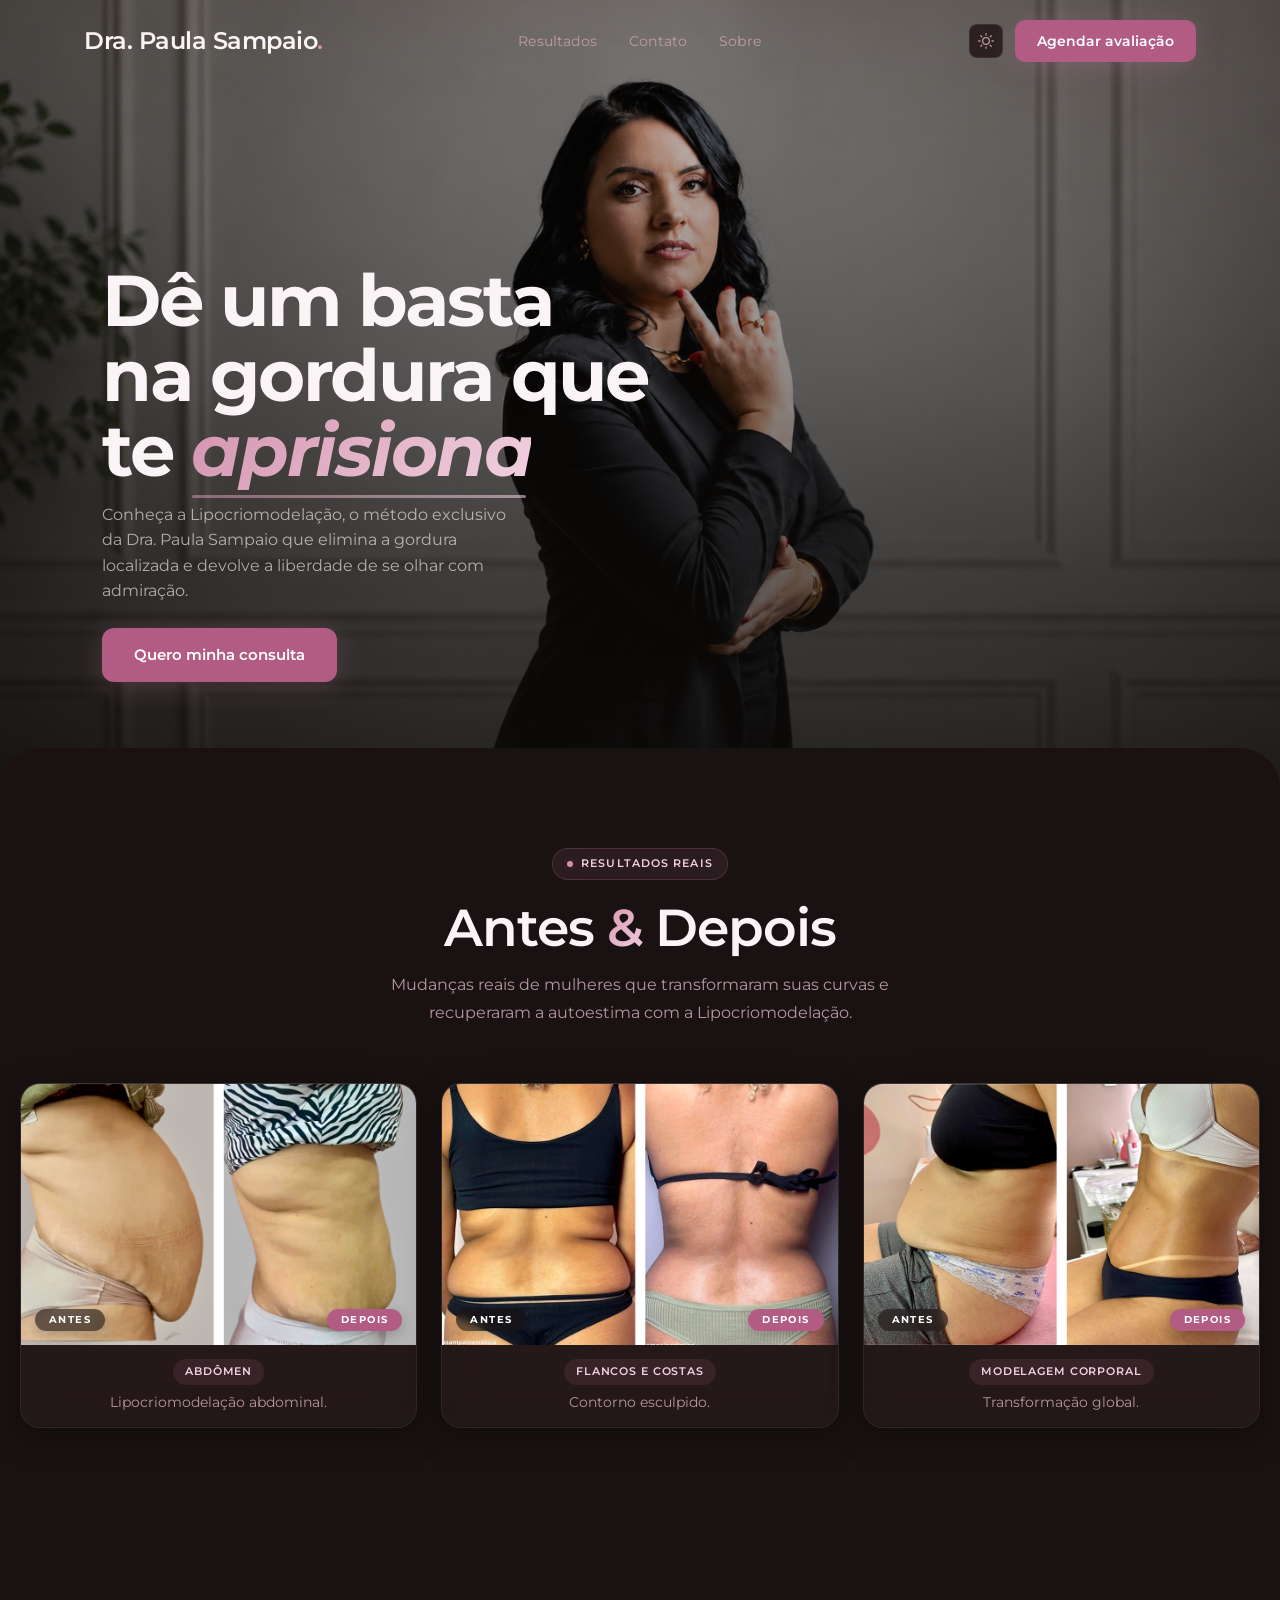
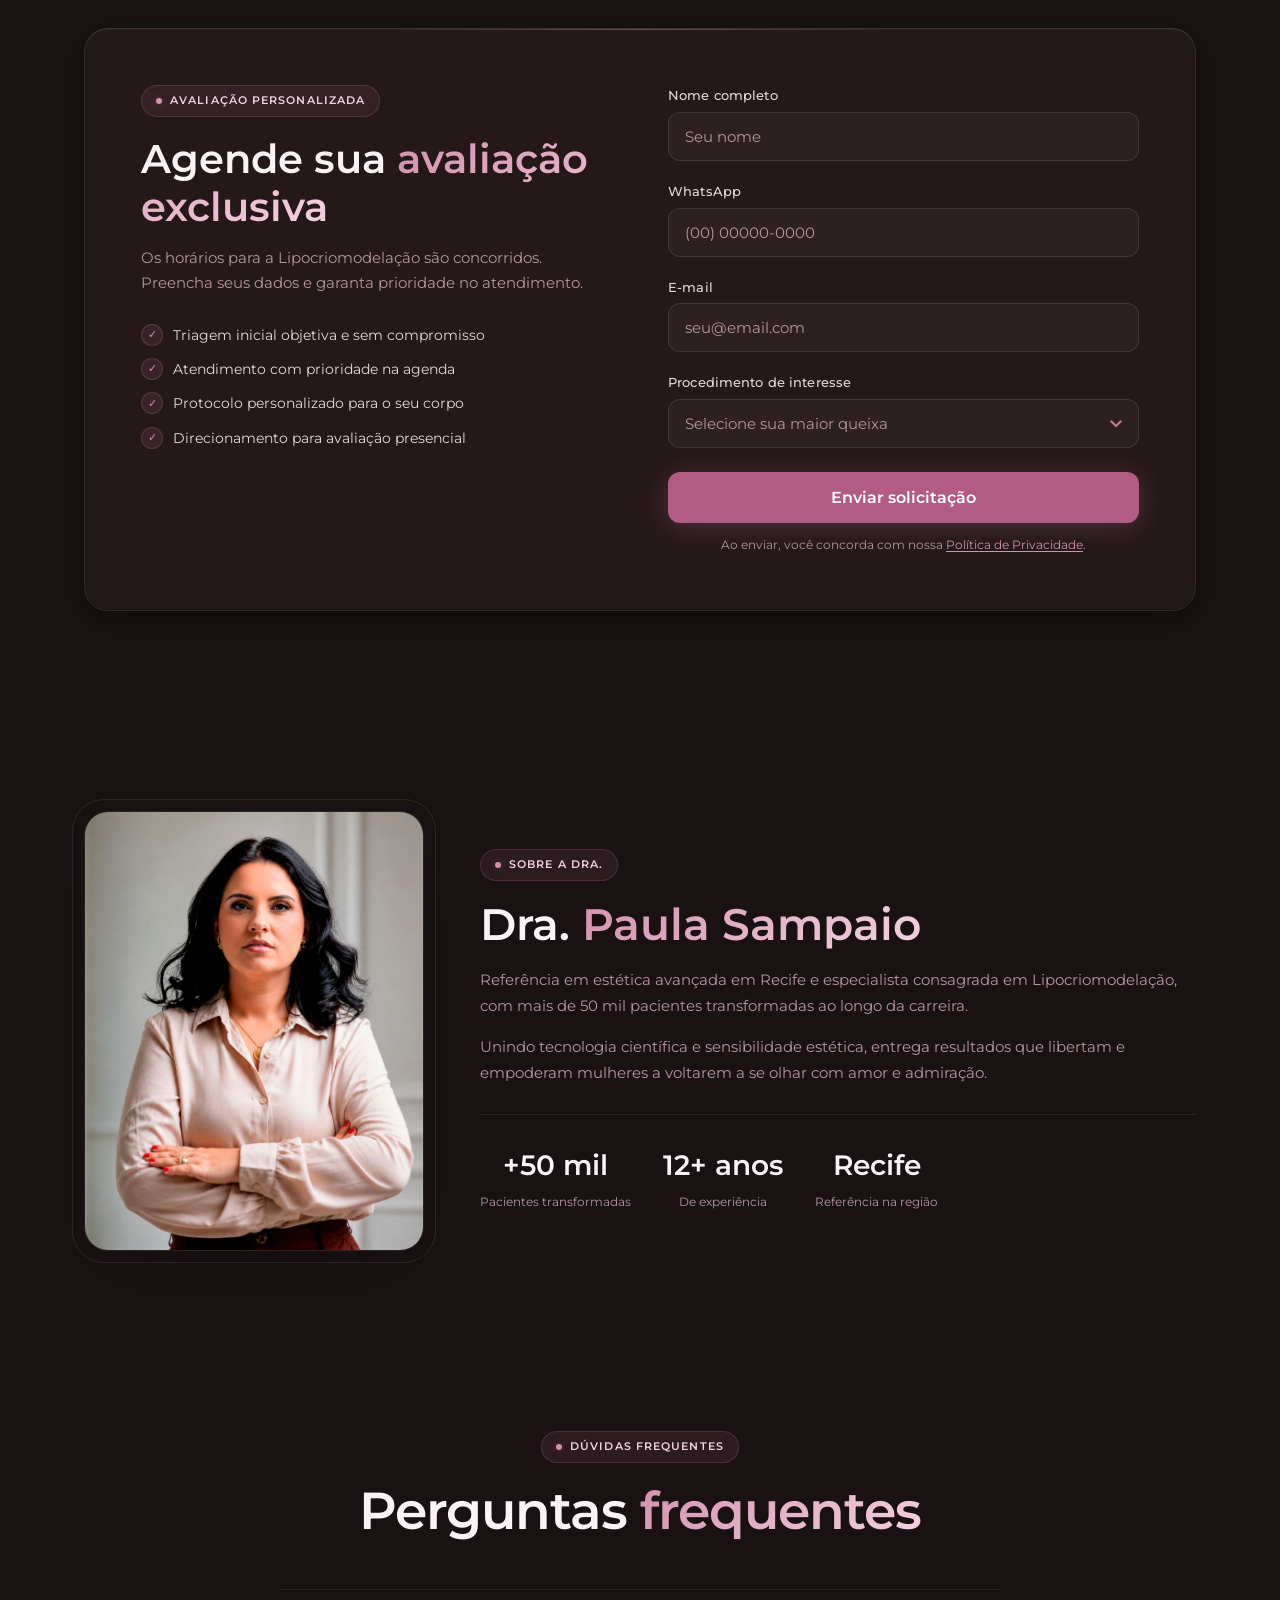
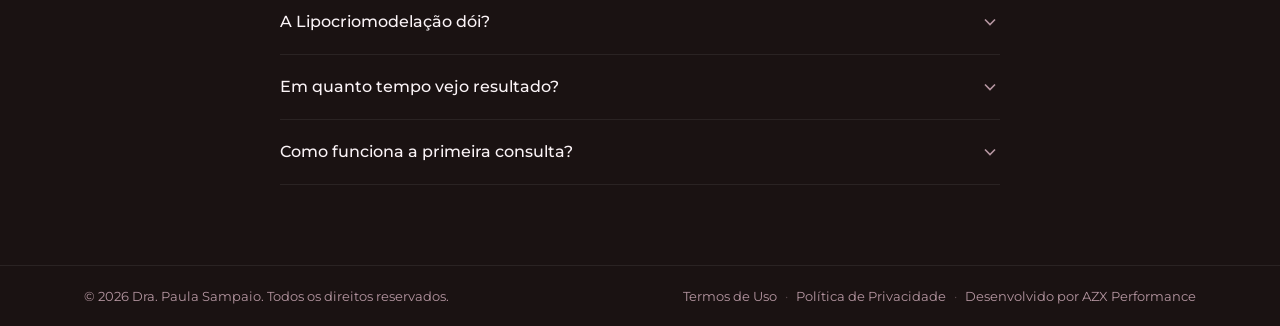
<file: index.html>
<!DOCTYPE html>
<html lang="pt-BR" data-theme="dark">
<head>
  <!-- Google Tag Manager -->
  <script>(function(w,d,s,l,i){w[l]=w[l]||[];w[l].push({'gtm.start':
  new Date().getTime(),event:'gtm.js'});var f=d.getElementsByTagName(s)[0],
  j=d.createElement(s),dl=l!='dataLayer'?'&l='+l:'';j.async=true;j.src=
  'https://www.googletagmanager.com/gtm.js?id='+i+dl;f.parentNode.insertBefore(j,f);
  })(window,document,'script','dataLayer','GTM-KVJVVKHN');</script>
  <!-- End Google Tag Manager -->

  <meta charset="UTF-8" />
  <meta name="viewport" content="width=device-width, initial-scale=1.0" />
  <title>Dra. Paula Sampaio – Lipocriomodelação em Recife</title>
  <meta name="description" content="Elimine a gordura localizada com a Lipocriomodelação da Dra. Paula Sampaio. Referência em Recife. +50 mil pacientes transformadas." />

  <!-- Favicon SVG inline -->
  <link rel="icon" type="image/svg+xml" href="data:image/svg+xml,%3Csvg xmlns='http://www.w3.org/2000/svg' viewBox='0 0 64 64'%3E%3Cdefs%3E%3ClinearGradient id='g' x1='0' y1='0' x2='1' y2='1'%3E%3Cstop offset='0%25' stop-color='%23c27b9a'/%3E%3Cstop offset='100%25' stop-color='%23dca6c0'/%3E%3C/linearGradient%3E%3C/defs%3E%3Crect width='64' height='64' rx='14' fill='%231a1212'/%3E%3Ctext x='32' y='45' text-anchor='middle' font-family='Georgia,serif' font-size='36' font-weight='700' fill='url(%23g)'%3EP%3C/text%3E%3C/svg%3E" />

  <link rel="preconnect" href="https://fonts.googleapis.com" />
  <link rel="preconnect" href="https://fonts.gstatic.com" crossorigin />
  <link href="https://fonts.googleapis.com/css2?family=Montserrat:ital,wght@0,300;0,400;0,500;0,600;0,700;0,800;1,400;1,600&display=swap" rel="stylesheet" />
  <link rel="stylesheet" href="styles.css?v=3" />
</head>
<body>
<!-- Google Tag Manager (noscript) -->
<noscript><iframe src="https://www.googletagmanager.com/ns.html?id=GTM-KVJVVKHN"
height="0" width="0" style="display:none;visibility:hidden"></iframe></noscript>
<!-- End Google Tag Manager (noscript) -->

<!-- MOBILE MENU -->
<div class="mobile-menu" id="mobileMenu" aria-hidden="true">
  <ul class="mobile-nav-links">
    <li><a href="#resultados" class="mobile-link">Resultados</a></li>
    <!-- <li><a href="#videos" class="mobile-link">Vídeos</a></li> -->
    <li><a href="#contato" class="mobile-link">Contato</a></li>
    <li><a href="#sobre" class="mobile-link">Sobre</a></li>
  </ul>
  <a href="#contato" class="mobile-cta mobile-link">Agendar avaliação</a>
  <div class="mobile-theme-row">
    <span>Alternar tema</span>
    <button class="theme-toggle" id="themeToggleMobile" aria-label="Alternar tema">
      <svg class="icon-sun" xmlns="http://www.w3.org/2000/svg" viewBox="0 0 24 24" fill="none" stroke="currentColor" stroke-width="2" stroke-linecap="round" stroke-linejoin="round"><circle cx="12" cy="12" r="5"/><line x1="12" y1="1" x2="12" y2="3"/><line x1="12" y1="21" x2="12" y2="23"/><line x1="4.22" y1="4.22" x2="5.64" y2="5.64"/><line x1="18.36" y1="18.36" x2="19.78" y2="19.78"/><line x1="1" y1="12" x2="3" y2="12"/><line x1="21" y1="12" x2="23" y2="12"/><line x1="4.22" y1="19.78" x2="5.64" y2="18.36"/><line x1="18.36" y1="5.64" x2="19.78" y2="4.22"/></svg>
      <svg class="icon-moon" xmlns="http://www.w3.org/2000/svg" viewBox="0 0 24 24" fill="none" stroke="currentColor" stroke-width="2" stroke-linecap="round" stroke-linejoin="round"><path d="M21 12.79A9 9 0 1 1 11.21 3 7 7 0 0 0 21 12.79z"/></svg>
    </button>
  </div>
</div>

<!-- NAV -->
<nav id="nav">
  <div class="container nav-inner">
    <a href="#" class="logo">Dra. Paula Sampaio<span>.</span></a>
    <ul class="nav-links">
      <li><a href="#resultados">Resultados</a></li>
      <!-- <li><a href="#videos">Vídeos</a></li> -->
      <li><a href="#contato">Contato</a></li>
      <li><a href="#sobre">Sobre</a></li>
    </ul>
    <div class="nav-right">
      <button class="theme-toggle" id="themeToggle" aria-label="Alternar tema">
        <svg class="icon-sun" xmlns="http://www.w3.org/2000/svg" viewBox="0 0 24 24" fill="none" stroke="currentColor" stroke-width="2" stroke-linecap="round" stroke-linejoin="round"><circle cx="12" cy="12" r="5"/><line x1="12" y1="1" x2="12" y2="3"/><line x1="12" y1="21" x2="12" y2="23"/><line x1="4.22" y1="4.22" x2="5.64" y2="5.64"/><line x1="18.36" y1="18.36" x2="19.78" y2="19.78"/><line x1="1" y1="12" x2="3" y2="12"/><line x1="21" y1="12" x2="23" y2="12"/><line x1="4.22" y1="19.78" x2="5.64" y2="18.36"/><line x1="18.36" y1="5.64" x2="19.78" y2="4.22"/></svg>
        <svg class="icon-moon" xmlns="http://www.w3.org/2000/svg" viewBox="0 0 24 24" fill="none" stroke="currentColor" stroke-width="2" stroke-linecap="round" stroke-linejoin="round"><path d="M21 12.79A9 9 0 1 1 11.21 3 7 7 0 0 0 21 12.79z"/></svg>
      </button>
      <a href="#contato" class="nav-cta">Agendar avaliação</a>
      <button class="hamburger" id="hamburger" aria-label="Abrir menu">
        <span></span><span></span><span></span>
      </button>
    </div>
  </div>
</nav>

<!-- ═══════════════════════ HERO ═══════════════════════ -->
<section class="hero" id="hero">
  <div class="hero-bg-wrap" aria-hidden="true">
    <div class="hero-bg-img"></div>
    <div class="hero-overlay"></div>
  </div>
  <div class="hero-content fade-up d2">
    <h1>Dê um basta na gordura<br class="mobile-br"> que te <span class="gold-text">aprisiona</span></h1>
    <p class="hero-sub fade-up d3">
      Conheça a Lipocriomodelação, o método exclusivo da Dra. Paula Sampaio que elimina a gordura localizada e devolve a liberdade de se olhar com admiração.
    </p>
    <div class="hero-actions fade-up d4">
      <a href="#contato" class="btn-primary">Quero minha consulta</a>
    </div>
  </div>
</section>

<!-- ═══════════════════════ BEFORE & AFTER ═══════════════════════ -->
<section class="results-section" id="resultados">
  <div class="container">
    <div class="section-label">
      <span class="badge"><span class="badge-dot"></span>Resultados reais</span>
    </div>
    <h2 class="section-title">Antes <span class="gold-text">&</span> Depois</h2>
    <p class="section-sub">Mudanças reais de mulheres que transformaram suas curvas e recuperaram a autoestima com a Lipocriomodelação.</p>

    <div class="ba-grid">
      <!-- Card 1 -->
      <div class="ba-card">
        <div class="ba-image-wrap">
          <img src="assets/before-after-1.png" alt="Resultado de Lipocriomodelação abdominal — antes e depois" loading="lazy" />
          <span class="ba-label ba-label-before">Antes</span>
          <span class="ba-label ba-label-after">Depois</span>
        </div>
        <div class="ba-info">
          <span class="ba-tag">Abdômen</span>
          <p>Lipocriomodelação abdominal.</p>
        </div>
      </div>
      <!-- Card 2 -->
      <div class="ba-card">
        <div class="ba-image-wrap">
          <img src="assets/before-after-2.png" alt="Resultado de Lipocriomodelação em flancos e costas — antes e depois" loading="lazy" />
          <span class="ba-label ba-label-before">Antes</span>
          <span class="ba-label ba-label-after">Depois</span>
        </div>
        <div class="ba-info">
          <span class="ba-tag">Flancos e Costas</span>
          <p>Contorno esculpido.</p>
        </div>
      </div>
      <!-- Card 3 -->
      <div class="ba-card">
        <div class="ba-image-wrap">
          <img src="assets/before-after-3.png" alt="Resultado de modelagem corporal — antes e depois" loading="lazy" />
          <span class="ba-label ba-label-before">Antes</span>
          <span class="ba-label ba-label-after">Depois</span>
        </div>
        <div class="ba-info">
          <span class="ba-tag">Modelagem Corporal</span>
          <p>Transformação global.</p>
        </div>
      </div>
    </div>
  </div>
</section>

<!-- ═══════════════════════ VIDEO RESULTS ═══════════════════════ -->
<!-- ═══ SEÇÃO DE VÍDEOS — comentada até a Dra. Paula ter os vídeos. Reativar removendo este comentário. ═══
<section class="videos-section" id="videos">
  <div class="container">
    <div class="section-label">
      <span class="badge"><span class="badge-dot"></span>Em vídeo</span>
    </div>
    <h2 class="section-title">Resultados em <span class="gold-text">movimento</span></h2>
    <p class="section-sub">Acompanhe os resultados dos procedimentos mais procurados em vídeo, com técnica, naturalidade e elegância.</p>

    <div class="videos-grid">
      <div class="video-card">
        <div class="video-placeholder">
          <div class="play-btn" aria-label="Reproduzir vídeo">
            <svg viewBox="0 0 24 24" fill="currentColor"><path d="M8 5v14l11-7z"/></svg>
          </div>
          <span class="video-duration">2:34</span>
        </div>
        <div class="video-info">
          <h3>Bioestimuladores de Colágeno</h3>
          <p>Rejuvenescimento facial progressivo com estímulo natural da produção de colágeno e resultados sutis.</p>
        </div>
      </div>
      <div class="video-card">
        <div class="video-placeholder">
          <div class="play-btn" aria-label="Reproduzir vídeo">
            <svg viewBox="0 0 24 24" fill="currentColor"><path d="M8 5v14l11-7z"/></svg>
          </div>
          <span class="video-duration">3:12</span>
        </div>
        <div class="video-info">
          <h3>Skinbooster + Microagulhamento</h3>
          <p>Hidratação profunda e renovação da textura da pele com resultados naturais e duradouros.</p>
        </div>
      </div>
      <div class="video-card">
        <div class="video-placeholder">
          <div class="play-btn" aria-label="Reproduzir vídeo">
            <svg viewBox="0 0 24 24" fill="currentColor"><path d="M8 5v14l11-7z"/></svg>
          </div>
          <span class="video-duration">1:48</span>
        </div>
        <div class="video-info">
          <h3>Toxina Botulínica</h3>
          <p>Suavização de linhas de expressão com aplicação precisa e resultado discreto e elegante.</p>
        </div>
      </div>
    </div>
  </div>
</section>
═══ FIM SEÇÃO DE VÍDEOS ═══ -->

<!-- ═══════════════════════ CONTACT FORM ═══════════════════════ -->
<section class="contact-section" id="contato">
  <div class="container">
    <div class="contact-inner">
      <div class="contact-text">
        <div class="section-label" style="text-align:left;">
          <span class="badge"><span class="badge-dot"></span>Avaliação personalizada</span>
        </div>
        <h2 class="contact-title">Agende sua <span class="gold-text">avaliação exclusiva</span></h2>
        <p class="contact-desc">Os horários para a Lipocriomodelação são concorridos. Preencha seus dados e garanta prioridade no atendimento.</p>
        <div class="contact-perks">
          <div class="perk"><span class="perk-icon">✓</span> Triagem inicial objetiva e sem compromisso</div>
          <div class="perk"><span class="perk-icon">✓</span> Atendimento com prioridade na agenda</div>
          <div class="perk"><span class="perk-icon">✓</span> Protocolo personalizado para o seu corpo</div>
          <div class="perk"><span class="perk-icon">✓</span> Direcionamento para avaliação presencial</div>
        </div>
      </div>
      <form class="contact-form" id="contactForm" novalidate>
        <div class="form-group">
          <label for="form-name">Nome completo</label>
          <input type="text" id="form-name" name="nome" placeholder="Seu nome" required />
        </div>
        <div class="form-group">
          <label for="form-whatsapp">WhatsApp</label>
          <input type="tel" id="form-whatsapp" name="whatsapp" placeholder="(00) 00000-0000" required />
        </div>
        <div class="form-group">
          <label for="form-email">E-mail</label>
          <input type="email" id="form-email" name="email" placeholder="seu@email.com" required />
        </div>
        <div class="form-group">
          <label for="form-procedure">Procedimento de interesse</label>
          <select id="form-procedure" name="procedimento" required>
            <option value="" disabled selected>Selecione sua maior queixa</option>
            <option value="abdomen">Gordura no abdômen</option>
            <option value="flacidez">Flacidez</option>
            <option value="flancos">Gordura nos flancos e costas</option>
            <option value="outro">Outros</option>
          </select>
        </div>
        <button type="submit" class="btn-primary btn-submit">Enviar solicitação</button>
        <p class="form-disclaimer">Ao enviar, você concorda com nossa <a href="#" id="openPrivacyFromForm">Política de Privacidade</a>.</p>
      </form>
    </div>
  </div>
</section>

<!-- ═══════════════════════ ABOUT THE DOCTOR ═══════════════════════ -->
<section class="about-section" id="sobre">
  <div class="container">
    <div class="about-inner">
      <div class="about-photo">
        <img src="assets/doctor.png" alt="Dra. Paula Sampaio — Especialista em Lipocriomodelação" loading="lazy" />
        <div class="about-photo-accent" aria-hidden="true"></div>
      </div>
      <div class="about-text">
        <div class="section-label" style="text-align:left;">
          <span class="badge"><span class="badge-dot"></span>Sobre a Dra.</span>
        </div>
        <h2 class="about-title">Dra. <span class="gold-text">Paula Sampaio</span></h2>
        <p>Referência em estética avançada em Recife e especialista consagrada em Lipocriomodelação, com mais de 50 mil pacientes transformadas ao longo da carreira.</p>
        <p>Unindo tecnologia científica e sensibilidade estética, entrega resultados que libertam e empoderam mulheres a voltarem a se olhar com amor e admiração.</p>
        <div class="about-credentials">
          <div class="credential">
            <span class="credential-num">+50 mil</span>
            <span class="credential-label">Pacientes transformadas</span>
          </div>
          <div class="credential">
            <span class="credential-num">12+ anos</span>
            <span class="credential-label">De experiência</span>
          </div>
          <div class="credential">
            <span class="credential-num">Recife</span>
            <span class="credential-label">Referência na região</span>
          </div>
        </div>
      </div>
    </div>
  </div>
</section>

<!-- ═══════════════════════ FAQ ═══════════════════════ -->
<section class="faq-section" id="faq">
  <div class="container">
    <div class="section-label">
      <span class="badge"><span class="badge-dot"></span>Dúvidas frequentes</span>
    </div>
    <h2 class="section-title">Perguntas <span class="gold-text">frequentes</span></h2>
    <div class="faq-list">
      <div class="faq-item">
        <button class="faq-question" aria-expanded="false">
          A Lipocriomodelação dói?
          <svg class="faq-icon" viewBox="0 0 24 24" fill="none" stroke="currentColor" stroke-width="2"><path d="M6 9l6 6 6-6"/></svg>
        </button>
        <div class="faq-answer">
          <p>Não. É um procedimento não invasivo e super tranquilo, sem nenhum tipo de incômodo. As sessões são confortáveis do início ao fim, e a Dra. Paula acompanha cada etapa do tratamento.</p>
        </div>
      </div>
      <div class="faq-item">
        <button class="faq-question" aria-expanded="false">
          Em quanto tempo vejo resultado?
          <svg class="faq-icon" viewBox="0 0 24 24" fill="none" stroke="currentColor" stroke-width="2"><path d="M6 9l6 6 6-6"/></svg>
        </button>
        <div class="faq-answer">
          <p>Os primeiros resultados costumam aparecer em poucas semanas e o efeito completo se revela ao longo dos meses seguintes, conforme o corpo elimina a gordura tratada.</p>
        </div>
      </div>
      <div class="faq-item">
        <button class="faq-question" aria-expanded="false">
          Como funciona a primeira consulta?
          <svg class="faq-icon" viewBox="0 0 24 24" fill="none" stroke="currentColor" stroke-width="2"><path d="M6 9l6 6 6-6"/></svg>
        </button>
        <div class="faq-answer">
          <p>Na avaliação, a Dra. Paula analisa suas áreas de incômodo, entende seus objetivos e monta um protocolo personalizado, explicando cada etapa com clareza.</p>
        </div>
      </div>
    </div>
  </div>
</section>

<!-- ═══════════════════════ FOOTER ═══════════════════════ -->
<footer>
  <div class="container footer-inner">
    <p class="footer-copy">© 2026 Dra. Paula Sampaio. Todos os direitos reservados.</p>
    <div class="footer-right">
      <a href="#" id="openTerms" class="footer-link">Termos de Uso</a>
      <span class="footer-sep">·</span>
      <a href="#" id="openPrivacy" class="footer-link">Política de Privacidade</a>
      <span class="footer-sep">·</span>
      <span class="footer-dev">Desenvolvido por <a href="https://azxperformance.com.br/clinica" target="_blank" rel="noopener noreferrer" class="footer-link azx-link">AZX Performance</a></span>
    </div>
  </div>
</footer>

<!-- ═══════════════════════ TERMS MODAL ═══════════════════════ -->
<div class="modal-overlay" id="termsModal" aria-hidden="true">
  <div class="modal-content" role="dialog" aria-labelledby="termsTitle">
    <button class="modal-close" aria-label="Fechar">&times;</button>
    <h2 id="termsTitle">Termos de Uso</h2>
    <div class="modal-body">
      <p><strong>1. Aceitação dos Termos</strong></p>
      <p>Ao acessar e utilizar este site, você concorda com os presentes Termos de Uso. Caso não concorde com qualquer disposição, solicitamos que interrompa o uso imediatamente.</p>

      <p><strong>2. Finalidade do Site</strong></p>
      <p>Este site tem caráter exclusivamente informativo sobre os procedimentos estéticos oferecidos pela Dra. Paula Sampaio. As informações aqui contidas não substituem consulta médica presencial.</p>

      <p><strong>3. Propriedade Intelectual</strong></p>
      <p>Todo o conteúdo do site, incluindo textos, imagens, vídeos, logotipos e elementos gráficos, é protegido por direitos autorais e não pode ser reproduzido sem autorização prévia por escrito.</p>

      <p><strong>4. Responsabilidade</strong></p>
      <p>A Dra. Paula Sampaio se reserva o direito de alterar, atualizar ou remover conteúdos do site sem aviso prévio. Não nos responsabilizamos por decisões tomadas com base exclusivamente nas informações do site.</p>

      <p><strong>5. Agendamentos</strong></p>
      <p>Os agendamentos realizados por meio do formulário de contato estão sujeitos à confirmação pela equipe da clínica. O envio do formulário não garante a reserva de horário.</p>

      <p><strong>6. Alterações</strong></p>
      <p>Estes termos podem ser atualizados a qualquer momento. Recomendamos a consulta periódica desta página.</p>

      <p><strong>7. Lei Aplicável</strong></p>
      <p>Estes Termos de Uso são regidos pelas leis da República Federativa do Brasil, em especial a Lei Geral de Proteção de Dados (LGPD — Lei nº 13.709/2018) e o Código de Defesa do Consumidor.</p>
    </div>
  </div>
</div>

<!-- ═══════════════════════ PRIVACY MODAL ═══════════════════════ -->
<div class="modal-overlay" id="privacyModal" aria-hidden="true">
  <div class="modal-content" role="dialog" aria-labelledby="privacyTitle">
    <button class="modal-close" aria-label="Fechar">&times;</button>
    <h2 id="privacyTitle">Política de Privacidade</h2>
    <div class="modal-body">
      <p><strong>1. Introdução</strong></p>
      <p>A Dra. Paula Sampaio está comprometida com a proteção dos seus dados pessoais, em conformidade com a Lei Geral de Proteção de Dados Pessoais (LGPD — Lei nº 13.709/2018). Esta Política descreve como coletamos, utilizamos, armazenamos e protegemos suas informações.</p>

      <p><strong>2. Dados Coletados</strong></p>
      <p>Coletamos os seguintes dados pessoais por meio do formulário de contato: nome completo, número de WhatsApp, endereço de e-mail e procedimento de interesse. Esses dados são fornecidos voluntariamente pelo titular.</p>

      <p><strong>3. Finalidade do Tratamento</strong></p>
      <p>Os dados coletados são utilizados exclusivamente para: (a) entrar em contato para agendamento de avaliação; (b) envio de informações sobre procedimentos solicitados; (c) comunicação relacionada aos serviços da clínica.</p>

      <p><strong>4. Base Legal</strong></p>
      <p>O tratamento dos dados pessoais se dá com base no consentimento do titular (Art. 7º, I, da LGPD), fornecido no momento do envio do formulário.</p>

      <p><strong>5. Compartilhamento de Dados</strong></p>
      <p>Seus dados pessoais não serão compartilhados com terceiros, exceto quando necessário para o cumprimento de obrigações legais ou mediante seu consentimento expresso.</p>

      <p><strong>6. Armazenamento e Segurança</strong></p>
      <p>Os dados são armazenados em ambiente seguro, com medidas técnicas e administrativas adequadas para proteger contra acesso não autorizado, destruição, perda ou alteração.</p>

      <p><strong>7. Direitos do Titular</strong></p>
      <p>Conforme a LGPD, você tem direito a: (a) confirmar a existência de tratamento; (b) acessar seus dados; (c) corrigir dados incompletos ou desatualizados; (d) solicitar a anonimização, bloqueio ou eliminação de dados desnecessários; (e) revogar o consentimento a qualquer momento.</p>

      <p><strong>8. Contato</strong></p>
      <p>Para exercer seus direitos ou esclarecer dúvidas sobre o tratamento de dados, entre em contato pelo WhatsApp disponível neste site.</p>

      <p><strong>9. Alterações</strong></p>
      <p>Esta Política pode ser atualizada a qualquer momento. A versão vigente estará sempre disponível nesta página.</p>
    </div>
  </div>
</div>

<!-- ═══════════════════════ SCRIPTS ═══════════════════════ -->
<script>
  // ── CLEAN URL ──
  // Protegido: history.replaceState lança SecurityError quando o site é
  // aberto via file:// (duplo-clique). O try/catch evita que isso derrube
  // o restante do script (tema, menu, modais, formulário).
  try {
    if (location.protocol !== 'file:' && location.pathname.endsWith('/index.html')) {
      history.replaceState(null, '', location.pathname.replace('/index.html', '/') + location.search + location.hash);
    }
  } catch (e) { /* ignora em file:// */ }

  // ── THEME ──
  const html = document.documentElement;
  const saved = localStorage.getItem('paula-theme') || 'dark';
  html.setAttribute('data-theme', saved);

  function toggleTheme() {
    const current = html.getAttribute('data-theme');
    const next = current === 'dark' ? 'light' : 'dark';
    html.setAttribute('data-theme', next);
    localStorage.setItem('paula-theme', next);
  }

  document.getElementById('themeToggle').addEventListener('click', toggleTheme);
  document.getElementById('themeToggleMobile').addEventListener('click', toggleTheme);

  // ── NAV SCROLL ──
  const nav = document.getElementById('nav');
  window.addEventListener('scroll', () => {
    nav.classList.toggle('scrolled', window.scrollY > 20);
  }, { passive: true });

  // ── HAMBURGER ──
  const hamburger = document.getElementById('hamburger');
  const mobileMenu = document.getElementById('mobileMenu');

  function openMenu() {
    hamburger.classList.add('open');
    mobileMenu.classList.add('open');
    mobileMenu.setAttribute('aria-hidden', 'false');
    document.body.style.overflow = 'hidden';
  }
  function closeMenu() {
    hamburger.classList.remove('open');
    mobileMenu.classList.remove('open');
    mobileMenu.setAttribute('aria-hidden', 'true');
    document.body.style.overflow = '';
  }

  hamburger.addEventListener('click', () => {
    mobileMenu.classList.contains('open') ? closeMenu() : openMenu();
  });

  document.querySelectorAll('.mobile-link').forEach(link => {
    link.addEventListener('click', closeMenu);
  });

  // ── SCROLL ANIMATIONS ──
  const observer = new IntersectionObserver((entries) => {
    entries.forEach(entry => {
      if (entry.isIntersecting) {
        entry.target.classList.add('is-visible');
      }
    });
  }, { threshold: 0.08 });

  document.querySelectorAll('.ba-card, .video-card, .contact-inner, .about-inner').forEach(el => {
    el.classList.add('animate-on-scroll');
    observer.observe(el);
  });

  // ── WHATSAPP MASK ──
  const whatsInput = document.getElementById('form-whatsapp');
  whatsInput.addEventListener('input', function(e) {
    let v = e.target.value.replace(/\D/g, '');
    if (v.length > 11) v = v.slice(0, 11);
    if (v.length > 7) v = `(${v.slice(0,2)}) ${v.slice(2,7)}-${v.slice(7)}`;
    else if (v.length > 2) v = `(${v.slice(0,2)}) ${v.slice(2)}`;
    else if (v.length > 0) v = `(${v}`;
    e.target.value = v;
  });

  // ── FORM VALIDATION ──
  const fields = {
    nome:         document.getElementById('form-name'),
    whatsapp:     document.getElementById('form-whatsapp'),
    email:        document.getElementById('form-email'),
    procedimento: document.getElementById('form-procedure')
  };

  function setError(el, hasError) {
    el.style.borderColor = hasError ? '#c0392b' : '';
    el.style.boxShadow   = hasError ? '0 0 0 3px rgba(192,57,43,0.18)' : '';
  }

  Object.values(fields).forEach(el => {
    el.addEventListener('input',  () => setError(el, false));
    el.addEventListener('change', () => setError(el, false));
  });

  function validateForm() {
    let valid = true;
    const { nome, whatsapp, email, procedimento } = fields;
    if (!nome.value.trim())        { setError(nome, true);         valid = false; }
    if (!whatsapp.value.trim())    { setError(whatsapp, true);     valid = false; }
    if (!email.value.trim() || !/^[^\s@]+@[^\s@]+\.[^\s@]+$/.test(email.value.trim()))
                                   { setError(email, true);        valid = false; }
    if (!procedimento.value)       { setError(procedimento, true); valid = false; }
    return valid;
  }

  // ── FORM SUBMIT ──
  document.getElementById('contactForm').addEventListener('submit', async function(e) {
    e.preventDefault();
    if (!validateForm()) return;
    const btn = this.querySelector('.btn-submit');
    const originalText = btn.textContent;

    btn.textContent = 'Enviando…';
    btn.disabled = true;

    const agora = new Date();
    const pad = n => String(n).padStart(2, '0');
    const meses = ['jan','fev','mar','abr','mai','jun','jul','ago','set','out','nov','dez'];
    const payload = {
      nome:        this.nome.value.trim(),
      telefone:    this.whatsapp.value.trim(),
      email:       this.email.value.trim(),
      procedimento: this.procedimento.value,
      origem:      window.location.href,
      data:        `${pad(agora.getDate())} ${meses[agora.getMonth()]}. ${agora.getFullYear()}`,
      hora:        `${pad(agora.getHours())}h${pad(agora.getMinutes())}`
    };

    try {
      const res = await fetch('https://hook.us2.make.com/9vsv2sf2xmuu4ddf7ta23g4cm3bt25y8', {
        method: 'POST',
        headers: { 'Content-Type': 'application/json' },
        body: JSON.stringify(payload)
      });

      if (!res.ok) throw new Error('status ' + res.status);

      // Lead (Pixel + CAPI) só após envio validado e bem-sucedido
      if (window.paulaTrackLead) { try { await window.paulaTrackLead(); } catch (e) {} }

      window.location.href = 'obrigado';
    } catch (err) {
      btn.textContent = 'Erro ao enviar. Tente novamente.';
      btn.style.background = '#c0392b';
      btn.disabled = false;
      setTimeout(() => {
        btn.textContent = originalText;
        btn.style.background = '';
      }, 4000);
    }
  });

  // ── MODALS ──
  function openModal(id) {
    const m = document.getElementById(id);
    m.classList.add('open');
    m.setAttribute('aria-hidden', 'false');
    document.body.style.overflow = 'hidden';
  }
  function closeModal(id) {
    const m = document.getElementById(id);
    m.classList.remove('open');
    m.setAttribute('aria-hidden', 'true');
    document.body.style.overflow = '';
  }

  document.getElementById('openTerms').addEventListener('click', e => { e.preventDefault(); openModal('termsModal'); });
  document.getElementById('openPrivacy').addEventListener('click', e => { e.preventDefault(); openModal('privacyModal'); });
  document.getElementById('openPrivacyFromForm').addEventListener('click', e => { e.preventDefault(); openModal('privacyModal'); });

  document.querySelectorAll('.modal-close').forEach(btn => {
    btn.addEventListener('click', () => {
      closeModal(btn.closest('.modal-overlay').id);
    });
  });

  document.querySelectorAll('.modal-overlay').forEach(overlay => {
    overlay.addEventListener('click', e => {
      if (e.target === overlay) closeModal(overlay.id);
    });
  });

  // ── FAQ ACCORDION ──
  document.querySelectorAll('.faq-question').forEach(btn => {
    btn.addEventListener('click', () => {
      const item = btn.closest('.faq-item');
      const isOpen = btn.getAttribute('aria-expanded') === 'true';
      // close all
      document.querySelectorAll('.faq-item').forEach(i => {
        i.classList.remove('open');
        i.querySelector('.faq-question').setAttribute('aria-expanded', 'false');
      });
      // open clicked if it was closed
      if (!isOpen) {
        item.classList.add('open');
        btn.setAttribute('aria-expanded', 'true');
      }
    });
  });

  document.addEventListener('keydown', e => {
    if (e.key === 'Escape') {
      document.querySelectorAll('.modal-overlay.open').forEach(m => closeModal(m.id));
    }
  });
</script>

</body>
</html>
</file>
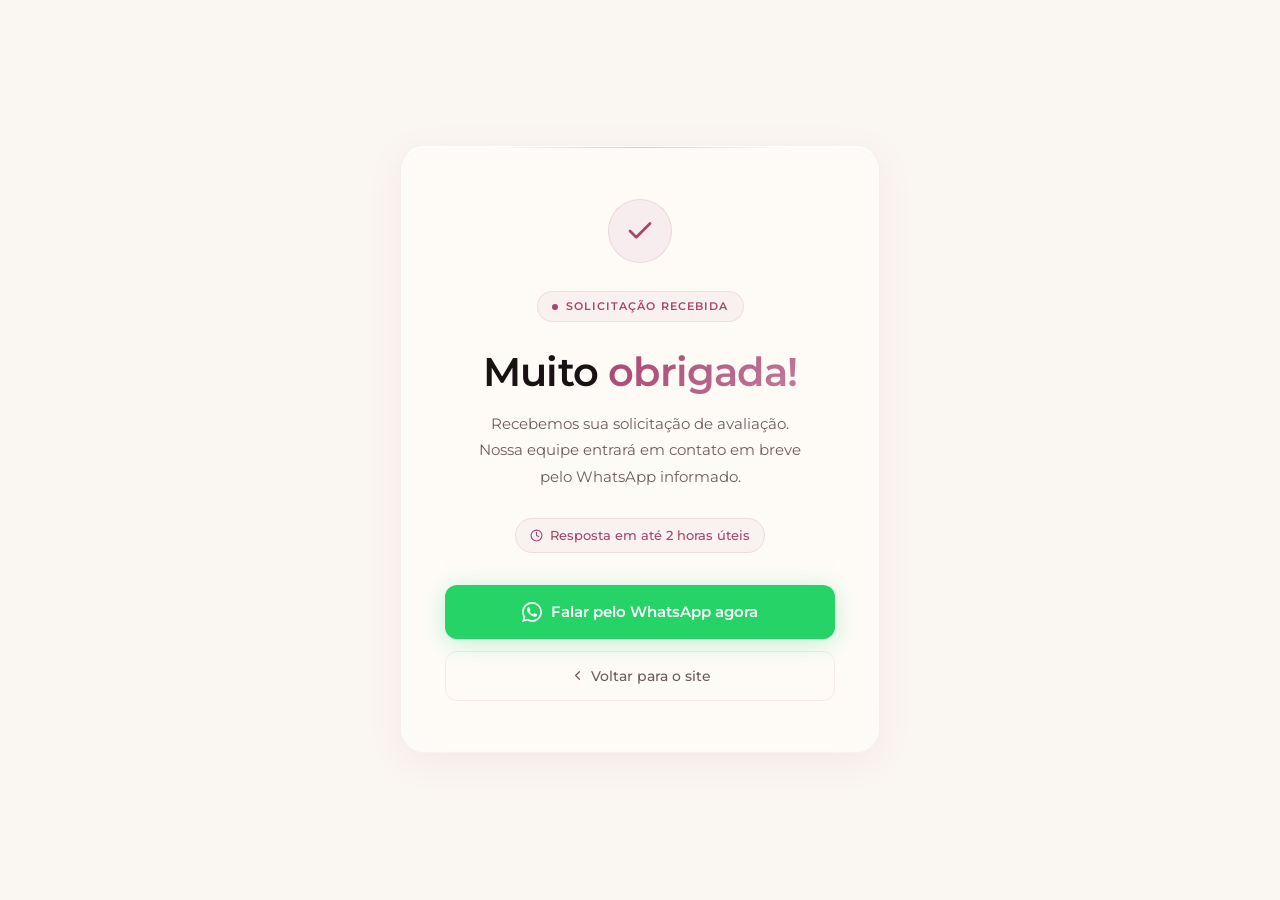
<file: obrigado.html>
<!DOCTYPE html>
<html lang="pt-BR" data-theme="light">
<head>
  <!-- Google Tag Manager -->
  <script>(function(w,d,s,l,i){w[l]=w[l]||[];w[l].push({'gtm.start':
  new Date().getTime(),event:'gtm.js'});var f=d.getElementsByTagName(s)[0],
  j=d.createElement(s),dl=l!='dataLayer'?'&l='+l:'';j.async=true;j.src=
  'https://www.googletagmanager.com/gtm.js?id='+i+dl;f.parentNode.insertBefore(j,f);
  })(window,document,'script','dataLayer','GTM-KVJVVKHN');</script>
  <!-- End Google Tag Manager -->

  <meta charset="UTF-8" />
  <meta name="viewport" content="width=device-width, initial-scale=1.0" />
  <title>Solicitação recebida – Dra. Paula Sampaio</title>
  <meta name="robots" content="noindex, nofollow" />

  <link rel="icon" type="image/svg+xml" href="data:image/svg+xml,%3Csvg xmlns='http://www.w3.org/2000/svg' viewBox='0 0 64 64'%3E%3Cdefs%3E%3ClinearGradient id='g' x1='0' y1='0' x2='1' y2='1'%3E%3Cstop offset='0%25' stop-color='%23c27b9a'/%3E%3Cstop offset='100%25' stop-color='%23dca6c0'/%3E%3C/linearGradient%3E%3C/defs%3E%3Crect width='64' height='64' rx='14' fill='%231a1212'/%3E%3Ctext x='32' y='45' text-anchor='middle' font-family='Georgia,serif' font-size='36' font-weight='700' fill='url(%23g)'%3EP%3C/text%3E%3C/svg%3E" />

  <link rel="preconnect" href="https://fonts.googleapis.com" />
  <link rel="preconnect" href="https://fonts.gstatic.com" crossorigin />
  <link href="https://fonts.googleapis.com/css2?family=Montserrat:ital,wght@0,300;0,400;0,500;0,600;0,700;0,800;1,400;1,600&display=swap" rel="stylesheet" />

  <style>
    /* ── Tokens (autossuficiente — não depende de styles.css) ── */
    :root {
      --bg: #1a1212;
      --border: rgba(255,255,255,0.07);
      --gold: #d292ae;
      --gold-light: #f2d2e0;
      --gold-glow: rgba(194,123,154,0.30);
      --text: #e6d7dc;
      --muted: #b596a1;
      --heading: #fbf4f7;
      --glass-bg: rgba(255,255,255,0.03);
      --glass-border: rgba(255,255,255,0.07);
      --glass-border-t: rgba(255,255,255,0.12);
      --glass-shadow: 0 1px 0 rgba(255,255,255,0.04) inset,
                      0 -1px 0 rgba(0,0,0,0.25) inset,
                      0 8px 32px rgba(0,0,0,0.40);
    }
    :root[data-theme="light"] {
      --bg: #faf6f1;
      --border: rgba(194,123,154,0.14);
      --gold: #a8456e;
      --gold-light: #c27b9a;
      --gold-glow: rgba(194,123,154,0.20);
      --text: #4a3d3d;
      --muted: #6f5c5c;
      --heading: #1a1212;
      --glass-bg: rgba(255,255,255,0.55);
      --glass-border: rgba(194,123,154,0.10);
      --glass-border-t: rgba(255,255,255,0.85);
      --glass-shadow: 0 1px 0 rgba(255,255,255,0.85) inset,
                      0 -1px 0 rgba(0,0,0,0.03) inset,
                      0 8px 32px rgba(194,123,154,0.10);
    }

    * { box-sizing: border-box; }
    body {
      margin: 0;
      background: var(--bg);
      color: var(--text);
      font-family: 'Montserrat', sans-serif;
      font-size: 16px;
      line-height: 1.6;
      -webkit-font-smoothing: antialiased;
    }

    .badge {
      display: inline-flex; align-items: center; gap: 8px;
      background: rgba(194,123,154,0.10); border: 1px solid rgba(194,123,154,0.22);
      color: var(--gold-light); font-size: 11px; font-weight: 600;
      letter-spacing: .10em; text-transform: uppercase;
      padding: 6px 14px; border-radius: 100px;
    }
    :root[data-theme="light"] .badge { color: var(--gold); background: rgba(194,123,154,0.08); border-color: rgba(194,123,154,0.18); }

    .badge-dot {
      width: 6px; height: 6px; border-radius: 50%;
      background: var(--gold); box-shadow: 0 0 8px var(--gold-glow);
      animation: pulse-dot 2.4s ease-in-out infinite;
    }
    @keyframes pulse-dot {
      0%, 100% { box-shadow: 0 0 6px var(--gold-glow); opacity: 1; }
      50%      { box-shadow: 0 0 16px var(--gold-glow), 0 0 28px rgba(194,123,154,0.28); opacity: .75; }
    }

    .gold-text {
      background: linear-gradient(135deg, var(--gold) 0%, var(--gold-light) 100%);
      -webkit-background-clip: text; -webkit-text-fill-color: transparent; background-clip: text;
    }

    @keyframes fadeUp {
      from { opacity: 0; transform: translateY(30px); }
      to   { opacity: 1; transform: translateY(0); }
    }

    .ty-page {
      min-height: 100svh;
      display: flex;
      flex-direction: column;
      align-items: center;
      justify-content: center;
      padding: 40px 24px;
      background: var(--bg);
    }

    .ty-card {
      max-width: 480px;
      width: 100%;
      background: var(--glass-bg);
      backdrop-filter: blur(20px) saturate(160%);
      -webkit-backdrop-filter: blur(20px) saturate(160%);
      border: 1px solid var(--glass-border);
      border-top-color: var(--glass-border-t);
      box-shadow: var(--glass-shadow);
      border-radius: 24px;
      padding: 52px 44px;
      text-align: center;
      position: relative;
      overflow: hidden;
      animation: fadeUp .6s ease both;
    }

    .ty-card::before {
      content: '';
      position: absolute;
      top: 0; left: 50%;
      transform: translateX(-50%);
      width: 320px; height: 1px;
      background: linear-gradient(90deg, transparent, rgba(194,123,154,0.45), transparent);
    }

    .ty-check {
      width: 64px; height: 64px;
      border-radius: 50%;
      background: rgba(194,123,154,0.10);
      border: 1px solid rgba(194,123,154,0.22);
      display: flex; align-items: center; justify-content: center;
      margin: 0 auto 28px;
      animation: scalePop .5s .2s cubic-bezier(.34,1.56,.64,1) both;
    }

    .ty-check svg {
      width: 30px; height: 30px;
      color: var(--gold);
    }

    @keyframes scalePop {
      from { transform: scale(.6); opacity: 0; }
      to   { transform: scale(1);  opacity: 1; }
    }

    .ty-label {
      margin-bottom: 20px;
    }

    .ty-title {
      font-family: 'Montserrat', sans-serif;
      font-size: clamp(28px, 6vw, 40px);
      font-weight: 600;
      letter-spacing: -.02em;
      color: var(--heading);
      line-height: 1.15;
      margin-bottom: 16px;
    }

    .ty-body {
      font-size: 15px;
      color: var(--muted);
      line-height: 1.75;
      margin-bottom: 10px;
    }

    .ty-time {
      display: inline-flex;
      align-items: center;
      gap: 7px;
      font-size: 13px;
      font-weight: 500;
      color: var(--gold);
      background: rgba(194,123,154,0.08);
      border: 1px solid rgba(194,123,154,0.18);
      border-radius: 100px;
      padding: 6px 14px;
      margin: 18px 0 32px;
    }
    :root[data-theme="light"] .ty-time {
      background: rgba(194,123,154,0.07);
      border-color: rgba(194,123,154,0.18);
    }

    .ty-time svg {
      width: 13px; height: 13px;
      flex-shrink: 0;
    }

    .ty-actions {
      display: flex;
      flex-direction: column;
      gap: 12px;
    }

    .btn-whatsapp {
      display: flex;
      align-items: center;
      justify-content: center;
      gap: 9px;
      background: #25d366;
      color: #fff;
      border: none;
      border-radius: 12px;
      padding: 15px 32px;
      font-family: 'Montserrat', sans-serif;
      font-size: 15px;
      font-weight: 600;
      text-decoration: none;
      cursor: pointer;
      transition: opacity .2s, transform .15s, box-shadow .2s;
      box-shadow: 0 4px 24px rgba(37,211,102,0.28);
    }
    .btn-whatsapp:hover {
      opacity: .90;
      transform: translateY(-2px);
      box-shadow: 0 8px 36px rgba(37,211,102,0.40);
    }
    .btn-whatsapp svg { width: 20px; height: 20px; flex-shrink: 0; }

    .btn-back {
      display: flex;
      align-items: center;
      justify-content: center;
      gap: 6px;
      background: none;
      color: var(--muted);
      border: 1px solid var(--border);
      border-radius: 12px;
      padding: 13px 32px;
      font-family: 'Montserrat', sans-serif;
      font-size: 14px;
      font-weight: 500;
      text-decoration: none;
      cursor: pointer;
      transition: color .2s, border-color .2s;
    }
    .btn-back:hover {
      color: var(--heading);
      border-color: rgba(194,123,154,0.35);
    }
    .btn-back svg { width: 15px; height: 15px; flex-shrink: 0; }

    @media (max-width: 480px) {
      .ty-card { padding: 40px 24px; }
    }
  </style>
</head>
<body>
<!-- Google Tag Manager (noscript) -->
<noscript><iframe src="https://www.googletagmanager.com/ns.html?id=GTM-KVJVVKHN"
height="0" width="0" style="display:none;visibility:hidden"></iframe></noscript>
<!-- End Google Tag Manager (noscript) -->

<main class="ty-page">
  <div class="ty-card">

    <div class="ty-check" aria-hidden="true">
      <svg viewBox="0 0 24 24" fill="none" stroke="currentColor" stroke-width="2.2" stroke-linecap="round" stroke-linejoin="round">
        <polyline points="20 6 9 17 4 12"/>
      </svg>
    </div>

    <div class="ty-label">
      <span class="badge"><span class="badge-dot"></span>Solicitação recebida</span>
    </div>

    <h1 class="ty-title">Muito <span class="gold-text">obrigada!</span></h1>

    <p class="ty-body">
      Recebemos sua solicitação de avaliação.<br>
      Nossa equipe entrará em contato em breve<br>pelo WhatsApp informado.
    </p>

    <span class="ty-time">
      <svg viewBox="0 0 24 24" fill="none" stroke="currentColor" stroke-width="2" stroke-linecap="round" stroke-linejoin="round">
        <circle cx="12" cy="12" r="10"/><polyline points="12 6 12 12 16 14"/>
      </svg>
      Resposta em até 2 horas úteis
    </span>

    <div class="ty-actions">
      <a href="https://wa.me/5581984189029?text=Oi!%20Vim%20pelo%20site%2C%20quero%20saber%20mais%20%F0%9F%98%8A" target="_blank" rel="noopener noreferrer" class="btn-whatsapp">
        <svg viewBox="0 0 24 24" fill="currentColor" xmlns="http://www.w3.org/2000/svg">
          <path d="M17.472 14.382c-.297-.149-1.758-.867-2.03-.967-.273-.099-.471-.148-.67.15-.197.297-.767.966-.94 1.164-.173.199-.347.223-.644.075-.297-.15-1.255-.463-2.39-1.475-.883-.788-1.48-1.761-1.653-2.059-.173-.297-.018-.458.13-.606.134-.133.298-.347.446-.52.149-.174.198-.298.298-.497.099-.198.05-.371-.025-.52-.075-.149-.669-1.612-.916-2.207-.242-.579-.487-.5-.669-.51-.173-.008-.371-.01-.57-.01-.198 0-.52.074-.792.372-.272.297-1.04 1.016-1.04 2.479 0 1.462 1.065 2.875 1.213 3.074.149.198 2.096 3.2 5.077 4.487.709.306 1.262.489 1.694.625.712.227 1.36.195 1.871.118.571-.085 1.758-.719 2.006-1.413.248-.694.248-1.289.173-1.413-.074-.124-.272-.198-.57-.347m-5.421 7.403h-.004a9.87 9.87 0 01-5.031-1.378l-.361-.214-3.741.982.998-3.648-.235-.374a9.86 9.86 0 01-1.51-5.26c.001-5.45 4.436-9.884 9.888-9.884 2.64 0 5.122 1.03 6.988 2.898a9.825 9.825 0 012.893 6.994c-.003 5.45-4.437 9.884-9.885 9.884m8.413-18.297A11.815 11.815 0 0012.05 0C5.495 0 .16 5.335.157 11.892c0 2.096.547 4.142 1.588 5.945L.057 24l6.305-1.654a11.882 11.882 0 005.683 1.448h.005c6.554 0 11.89-5.335 11.893-11.893a11.821 11.821 0 00-3.48-8.413z"/>
        </svg>
        Falar pelo WhatsApp agora
      </a>

      <a href="./" class="btn-back">
        <svg viewBox="0 0 24 24" fill="none" stroke="currentColor" stroke-width="2" stroke-linecap="round" stroke-linejoin="round">
          <polyline points="15 18 9 12 15 6"/>
        </svg>
        Voltar para o site
      </a>
    </div>

  </div>
</main>

<script>
  const saved = localStorage.getItem('paula-theme') || 'light';
  document.documentElement.setAttribute('data-theme', saved);
</script>

</body>
</html>
</file>
<file: styles.css>
/* =============================================
   Dra. Paula Sampaio – Lipocriomodelação Recife
   Premium Aesthetic Clinic Stylesheet
   ============================================= */

/* ── RESET ── */
*, *::before, *::after {
  box-sizing: border-box;
  margin: 0;
  padding: 0;
}

/* ── DARK MODE (default) ── */
:root {
  --bg:               #1a1212;
  --surface:          #211616;
  --card:             #2c2020;
  --border:           rgba(255,255,255,0.07);
  --gold:             #d292ae;
  --gold-light:       #f2d2e0;
  --gold-glow:        rgba(194,123,154,0.30);
  --accent:           #d292ae;
  --btn:              #b25c84;
  --btn-hover:        #9f5074;
  --text:             #e6d7dc;
  --muted:            #b596a1;
  --heading:          #fbf4f7;
  --nav-bg:           rgba(26,18,18,0.72);
  --nav-bg-scrolled:  rgba(26,18,18,0.93);
  --nav-border:       rgba(194,123,154,0.10);
  --nav-border-scroll:rgba(194,123,154,0.16);

  --glass-bg:         rgba(255,255,255,0.03);
  --glass-border:     rgba(255,255,255,0.07);
  --glass-border-t:   rgba(255,255,255,0.12);
  --glass-shadow:     0 1px 0 rgba(255,255,255,0.04) inset,
                      0 -1px 0 rgba(0,0,0,0.25) inset,
                      0 8px 32px rgba(0,0,0,0.40);

  --input-bg:         rgba(255,255,255,0.04);
  --input-border:     rgba(255,255,255,0.10);
  --input-focus:      rgba(194,123,154,0.42);

  --shadow-btn:       0 4px 28px rgba(194,123,154,0.26);
  --shadow-btn-hover: 0 8px 48px rgba(194,123,154,0.42);

  --scrollbar-thumb:  #4a3540;
  --modal-bg:         rgba(0,0,0,0.75);
}

/* ── LIGHT MODE ── */
:root[data-theme="light"] {
  --bg:               #faf6f1;
  --surface:          #f1eae1;
  --card:             #ffffff;
  --border:           rgba(194,123,154,0.14);
  --gold:             #a8456e;
  --gold-light:       #c27b9a;
  --gold-glow:        rgba(168,69,110,0.22);
  --accent:           #a8456e;
  --btn:              #b25c84;
  --btn-hover:        #9f5074;
  --text:             #4a3d3d;
  --muted:            #6f5c5c;
  --heading:          #1a1212;
  --nav-bg:           rgba(250,246,241,0.55);
  --nav-bg-scrolled:  rgba(250,246,241,0.92);
  --nav-border:       rgba(194,123,154,0.08);
  --nav-border-scroll:rgba(194,123,154,0.18);

  --glass-bg:         rgba(255,255,255,0.55);
  --glass-border:     rgba(194,123,154,0.10);
  --glass-border-t:   rgba(255,255,255,0.85);
  --glass-shadow:     0 1px 0 rgba(255,255,255,0.85) inset,
                      0 -1px 0 rgba(0,0,0,0.03) inset,
                      0 8px 32px rgba(194,123,154,0.10);

  --input-bg:         rgba(194,123,154,0.05);
  --input-border:     rgba(194,123,154,0.16);
  --input-focus:      rgba(194,123,154,0.25);

  --shadow-btn:       0 4px 24px rgba(194,123,154,0.28);
  --shadow-btn-hover: 0 8px 40px rgba(194,123,154,0.40);

  --scrollbar-thumb:  #e5cad7;
  --modal-bg:         rgba(0,0,0,0.45);
}

/* ── BASE ── */
html { scroll-behavior: smooth; overflow-x: hidden; }

body {
  background: var(--bg);
  color: var(--text);
  font-family: 'Montserrat', sans-serif;
  font-size: 16px;
  line-height: 1.6;
  -webkit-font-smoothing: antialiased;
  transition: background .35s, color .35s;
  overflow-x: hidden;
}

/* ── SCROLLBAR ── */
::-webkit-scrollbar { width: 5px; height: 5px; }
::-webkit-scrollbar-button { display: none; width: 0; height: 0; }
::-webkit-scrollbar-track { background: var(--bg); }
::-webkit-scrollbar-thumb { background: var(--scrollbar-thumb); border-radius: 3px; }

/* ── UTILITIES ── */
.container { max-width: 1160px; margin: 0 auto; padding: 0 24px; }

.badge {
  display: inline-flex; align-items: center; gap: 8px;
  background: rgba(194,123,154,0.10); border: 1px solid rgba(194,123,154,0.22);
  color: var(--gold-light); font-size: 11px; font-weight: 600;
  letter-spacing: .10em; text-transform: uppercase;
  padding: 6px 14px; border-radius: 100px;
}
:root[data-theme="light"] .badge { color: var(--gold); background: rgba(194,123,154,0.08); border-color: rgba(194,123,154,0.18); }

.badge-dot {
  width: 6px; height: 6px; border-radius: 50%;
  background: var(--gold); box-shadow: 0 0 8px var(--gold-glow);
  animation: pulse-dot 2.4s ease-in-out infinite;
}

@keyframes pulse-dot {
  0%, 100% { box-shadow: 0 0 6px var(--gold-glow); opacity: 1; }
  50%      { box-shadow: 0 0 16px var(--gold-glow), 0 0 28px rgba(194,123,154,0.28); opacity: .75; }
}

.gold-text {
  background: linear-gradient(135deg, var(--gold) 0%, var(--gold-light) 100%);
  -webkit-background-clip: text; -webkit-text-fill-color: transparent; background-clip: text;
}

.mobile-br { display: none; }

.section-label { text-align: center; margin-bottom: 18px; }

.section-title {
  text-align: center;
  font-family: 'Montserrat', sans-serif;
  font-size: clamp(30px, 5vw, 52px);
  font-weight: 600; letter-spacing: -.02em;
  color: var(--heading); line-height: 1.15;
}

.section-sub {
  text-align: center; color: var(--muted);
  font-size: 16px; line-height: 1.75;
  margin-top: 14px; max-width: 520px;
  margin-left: auto; margin-right: auto;
}

/* ── NAV ── */
nav {
  position: fixed; top: 0; left: 0; right: 0; z-index: 200;
  padding: 20px 0;
  background: transparent;
  border-bottom: 1px solid transparent;
  backdrop-filter: none;
  -webkit-backdrop-filter: none;
  transition: background .35s, border-color .35s, box-shadow .35s, padding .25s, backdrop-filter .35s;
}
nav.scrolled {
  background: var(--nav-bg-scrolled);
  border-color: var(--nav-border-scroll);
  box-shadow: 0 4px 24px rgba(0,0,0,0.15);
  backdrop-filter: blur(24px) saturate(160%);
  -webkit-backdrop-filter: blur(24px) saturate(160%);
  padding: 10px 0;
}

.nav-inner {
  display: grid;
  grid-template-columns: 1fr auto 1fr;
  align-items: center; gap: 16px;
}

.logo {
  font-family: 'Montserrat', sans-serif;
  font-size: 24px; font-weight: 600; letter-spacing: -.02em;
  color: var(--heading); text-decoration: none;
}
.logo span { color: var(--gold); }

.nav-links {
  display: flex; align-items: center; gap: 32px;
  list-style: none; justify-content: center;
  opacity: 1; visibility: visible;
  transition: opacity .35s ease, visibility .35s ease;
}
.nav-links a {
  color: var(--muted); text-decoration: none;
  font-size: 14px; font-weight: 450;
  transition: color .2s; position: relative;
}
.nav-links a::after {
  content: ''; position: absolute;
  bottom: -4px; left: 0; right: 0; height: 1px;
  background: var(--gold); transform: scaleX(0);
  transition: transform .22s;
}
.nav-links a:hover { color: var(--heading); }
.nav-links a:hover::after { transform: scaleX(1); }

.nav-right { display: flex; align-items: center; gap: 12px; justify-content: flex-end; }

.nav-cta {
  background: var(--btn); color: #fff; border: none; border-radius: 10px;
  padding: 10px 22px; font-size: 14px; font-weight: 600; cursor: pointer;
  text-decoration: none; transition: opacity .2s, transform .15s, box-shadow .2s;
  box-shadow: var(--shadow-btn);
}
.nav-cta:hover { background: var(--btn-hover); transform: translateY(-1px); box-shadow: var(--shadow-btn-hover); }

/* ── THEME TOGGLE ── */
.theme-toggle {
  background: var(--card); border: 1px solid var(--border);
  border-radius: 8px; padding: 8px; cursor: pointer;
  display: flex; align-items: center; justify-content: center;
  color: var(--muted); transition: color .2s, border-color .2s;
}
.theme-toggle:hover { color: var(--heading); border-color: rgba(194,123,154,0.40); }
.theme-toggle svg { width: 16px; height: 16px; display: block; }
[data-theme="dark"] .icon-moon { display: none; }
[data-theme="light"] .icon-sun { display: none; }

/* ── HAMBURGER ── */
.hamburger {
  display: none; background: transparent; border: none; cursor: pointer;
  flex-direction: column; justify-content: center; gap: 5px;
  padding: 6px; border-radius: 8px;
}
.hamburger span {
  width: 22px; height: 2px; background: var(--heading);
  border-radius: 2px; display: block;
  transition: transform .25s ease, opacity .2s ease;
}
.hamburger.open span:nth-child(1) { transform: translateY(7px) rotate(45deg); }
.hamburger.open span:nth-child(2) { opacity: 0; transform: scaleX(0); }
.hamburger.open span:nth-child(3) { transform: translateY(-7px) rotate(-45deg); }

@media (max-width: 600px) {
  .nav-inner {
    grid-template-columns: 1fr auto;
    gap: 0;
  }
  .nav-links { display: none; }
  .nav-right {
    display: flex; align-items: center; gap: 8px;
  }
  .nav-cta { display: none; }
  .hamburger { display: flex; }
  .theme-toggle { padding: 7px; }
}

/* ── MOBILE MENU ── */
.mobile-menu {
  position: fixed; inset: 0; z-index: 150;
  background: var(--bg);
  padding: 90px 32px 48px;
  display: flex; flex-direction: column;
  transform: translateX(100%);
  transition: transform .32s cubic-bezier(.4,0,.2,1);
  overflow-y: auto;
}
.mobile-menu.open { transform: translateX(0); }
.mobile-nav-links { list-style: none; display: flex; flex-direction: column; gap: 0; flex: 1; }
.mobile-nav-links li a {
  display: block; padding: 18px 0;
  font-size: 28px; font-weight: 700; letter-spacing: -.03em;
  color: var(--heading); text-decoration: none;
  border-bottom: 1px solid var(--border); transition: color .2s;
}
.mobile-nav-links li a:hover { color: var(--gold); }
.mobile-cta {
  margin-top: 40px; background: var(--btn); color: #fff;
  text-align: center; border-radius: 14px; padding: 18px;
  font-size: 16px; font-weight: 700; text-decoration: none;
  display: block; box-shadow: var(--shadow-btn);
}
.mobile-theme-row {
  display: flex; align-items: center; justify-content: space-between;
  margin-top: 24px; padding-top: 24px; border-top: 1px solid var(--border);
  font-size: 14px; color: var(--muted);
}

/* ══════════════════════════════════════════════
   HERO – Full-screen background image
   ══════════════════════════════════════════════ */
.hero {
  min-height: 88vh; display: flex; flex-direction: column;
  align-items: flex-start; justify-content: flex-end; text-align: left;
  padding: 120px 8% 110px;
  position: relative;
}

.hero-bg-wrap {
  position: absolute; inset: 0;
  overflow: hidden;
}

.hero-bg-img {
  position: absolute; inset: 0; z-index: 0;
  background: url('assets/hero-bg.png') 50% 15%/cover no-repeat;
  transform: scale(1.05);
  animation: heroZoom 20s ease-in-out infinite alternate;
}
@keyframes heroZoom {
  0%   { transform: scale(1.05); }
  100% { transform: scale(1.12); }
}

.hero-overlay {
  position: absolute; inset: 0; z-index: 1;
  background: linear-gradient(
    180deg,
    rgba(14,12,10,0.20) 0%,
    rgba(14,12,10,0.45) 45%,
    rgba(14,12,10,0.82) 100%
  );
}
:root[data-theme="light"] .hero-overlay {
  background: linear-gradient(
    180deg,
    rgba(250,246,241,0.38) 0%,
    rgba(250,246,241,0.58) 40%,
    rgba(250,246,241,0.92) 100%
  );
}

.hero-content { position: relative; z-index: 2; max-width: 560px; }

.hero h1 {
  font-family: 'Montserrat', sans-serif;
  font-size: clamp(36px, 6vw, 72px);
  font-weight: 700; letter-spacing: -.03em;
  line-height: 1.04; color: var(--heading);
  text-wrap: balance;
}
.hero h1 .gold-text {
  font-style: italic;
  font-weight: 700;
  position: relative;
}
/* traço rosa sutil sob a palavra em destaque */
.hero h1 .gold-text::after {
  content: '';
  position: absolute;
  left: .02em; right: .08em; bottom: -.06em;
  height: 3px; border-radius: 3px;
  background: linear-gradient(90deg, var(--gold), var(--gold-light));
  opacity: .55;
}

.hero-sub {
  margin-top: 14px; max-width: 420px; margin-left: 0;
  color: var(--muted); font-size: 16px; line-height: 1.6;
}
:root[data-theme="dark"] .hero-sub { color: rgba(244,241,236,0.65); }

.hero-actions {
  display: flex; gap: 10px; margin-top: 24px;
  flex-wrap: wrap; justify-content: flex-start;
}

/* ── BUTTONS ── */
.btn-primary {
  background: var(--btn); color: #fff; border: none; border-radius: 12px;
  padding: 15px 32px; font-size: 15px; font-weight: 600; cursor: pointer;
  text-decoration: none; position: relative; overflow: hidden;
  transition: opacity .2s, transform .15s, box-shadow .2s;
  box-shadow: var(--shadow-btn);
  font-family: 'Montserrat', sans-serif;
}
.btn-primary::after {
  content: ''; position: absolute; inset: 0;
  background: linear-gradient(105deg, transparent 35%, rgba(255,255,255,.18) 50%, transparent 65%);
  transform: translateX(-120%); transition: transform .55s ease;
}
.btn-primary:hover::after { transform: translateX(120%); }
.btn-primary:hover { background: var(--btn-hover); transform: translateY(-2px); box-shadow: var(--shadow-btn-hover); }

.btn-ghost {
  background: rgba(255,255,255,0.06); color: #fff;
  border: 1px solid rgba(255,255,255,0.15);
  border-radius: 12px; padding: 15px 32px; font-size: 15px; font-weight: 500;
  cursor: pointer; text-decoration: none;
  transition: border-color .2s, color .2s, background .2s;
  backdrop-filter: blur(8px);
}
.btn-ghost:hover { border-color: rgba(194,123,154,0.50); color: var(--gold-light); background: rgba(194,123,154,0.08); }
:root[data-theme="light"] .btn-ghost { background: rgba(0,0,0,0.04); color: var(--heading); border-color: rgba(194,123,154,0.18); }
:root[data-theme="light"] .btn-ghost:hover { border-color: rgba(194,123,154,0.40); color: var(--gold); }

/* ══════════════════════════════════════════════
   BEFORE & AFTER RESULTS
   ══════════════════════════════════════════════ */
.results-section {
  padding: 100px 0; position: relative; z-index: 2;
  background: var(--bg);
  border-radius: 40px 40px 0 0;
  margin-top: -44px;
}

.ba-grid {
  display: grid; grid-template-columns: repeat(3, 1fr);
  gap: 24px; margin-top: 56px;
  width: min(1340px, calc(100vw - 40px));
  margin-left: 50%; transform: translateX(-50%);
}

.ba-card {
  background: var(--glass-bg);
  backdrop-filter: blur(20px) saturate(160%);
  -webkit-backdrop-filter: blur(20px) saturate(160%);
  border: 1px solid var(--glass-border);
  border-top-color: var(--glass-border-t);
  box-shadow: var(--glass-shadow);
  border-radius: 20px; overflow: hidden;
  transition: border-color .3s, transform .3s, box-shadow .3s;
}
.ba-card:hover {
  border-color: rgba(194,123,154,0.28);
  transform: translateY(-6px);
  box-shadow: var(--glass-shadow), 0 20px 60px rgba(0,0,0,0.15);
}

.ba-image-wrap {
  width: 100%; aspect-ratio: 900/594; overflow: hidden;
  position: relative; display: block;
}
.ba-image-wrap img {
  width: 100%; height: 100%; object-fit: cover; object-position: center;
  display: block;
  transition: transform .5s ease;
}
.ba-card:hover .ba-image-wrap img { transform: scale(1.05); }

/* selos Antes / Depois sobre a imagem */
.ba-label {
  position: absolute; bottom: 14px; z-index: 2;
  font-family: 'Montserrat', sans-serif;
  font-size: 10px; font-weight: 700; letter-spacing: .14em;
  text-transform: uppercase; line-height: 1;
  padding: 6px 14px; border-radius: 100px;
  color: #fff; pointer-events: none;
  box-shadow: 0 4px 14px rgba(0,0,0,0.22);
}
.ba-label-before {
  left: 14px;
  background: rgba(26,18,18,0.62);
  -webkit-backdrop-filter: blur(4px); backdrop-filter: blur(4px);
}
.ba-label-after {
  right: 14px;
  background: var(--btn);
}

.ba-info { padding: 12px 16px 14px; text-align: center; }
.ba-tag {
  display: inline-block;
  background: rgba(194,123,154,0.12); color: var(--gold-light);
  font-size: 11px; font-weight: 600; letter-spacing: .08em;
  text-transform: uppercase; padding: 4px 12px; border-radius: 100px;
  margin-bottom: 7px;
}
:root[data-theme="light"] .ba-tag { color: var(--gold); background: rgba(194,123,154,0.10); }
.ba-info p { font-size: 14px; color: var(--muted); line-height: 1.5; margin: 0; }

/* ══════════════════════════════════════════════
   VIDEO RESULTS
   ══════════════════════════════════════════════ */
.videos-section { padding: 100px 0; position: relative; z-index: 1; }

.videos-grid {
  display: grid; grid-template-columns: repeat(3, 1fr);
  gap: 24px; margin-top: 56px;
}

.video-card {
  background: var(--glass-bg);
  backdrop-filter: blur(20px) saturate(160%);
  -webkit-backdrop-filter: blur(20px) saturate(160%);
  border: 1px solid var(--glass-border);
  border-top-color: var(--glass-border-t);
  box-shadow: var(--glass-shadow);
  border-radius: 20px; overflow: hidden;
  transition: border-color .3s, transform .3s, box-shadow .3s;
}
.video-card:hover {
  border-color: rgba(194,123,154,0.28);
  transform: translateY(-6px);
  box-shadow: var(--glass-shadow), 0 20px 60px rgba(0,0,0,0.15);
}

.video-placeholder {
  width: 100%; aspect-ratio: 16/9;
  background: linear-gradient(135deg, rgba(194,123,154,0.08) 0%, rgba(194,123,154,0.02) 100%);
  display: flex; align-items: center; justify-content: center;
  position: relative; cursor: pointer;
  border-bottom: 1px solid var(--glass-border);
}
:root[data-theme="light"] .video-placeholder {
  background: linear-gradient(135deg, rgba(194,123,154,0.07) 0%, rgba(194,123,154,0.01) 100%);
}

.play-btn {
  width: 56px; height: 56px; border-radius: 50%;
  background: rgba(194,123,154,0.14); border: 1px solid rgba(194,123,154,0.28);
  display: flex; align-items: center; justify-content: center;
  color: var(--gold-light);
  transition: background .25s, transform .25s, box-shadow .25s;
}
.play-btn svg { width: 22px; height: 22px; margin-left: 3px; }
.video-card:hover .play-btn {
  background: var(--btn); color: #fff;
  transform: scale(1.1);
  box-shadow: 0 0 32px var(--gold-glow);
}

.video-duration {
  position: absolute; bottom: 10px; right: 12px;
  background: rgba(0,0,0,0.60); color: #fff;
  font-size: 11px; font-weight: 600;
  padding: 3px 8px; border-radius: 6px;
  backdrop-filter: blur(8px);
}

.video-info { padding: 24px; }
.video-info h3 {
  font-size: 17px; font-weight: 600;
  color: var(--heading); margin-bottom: 8px;
}
.video-info p { font-size: 14px; color: var(--muted); line-height: 1.65; }

/* ══════════════════════════════════════════════
   CONTACT FORM
   ══════════════════════════════════════════════ */
.contact-section { padding: 100px 0; position: relative; z-index: 1; }

.contact-inner {
  display: grid; grid-template-columns: 1fr 1fr;
  gap: 56px; align-items: start;
  background: var(--glass-bg);
  backdrop-filter: blur(20px) saturate(160%);
  -webkit-backdrop-filter: blur(20px) saturate(160%);
  border: 1px solid var(--glass-border);
  border-top-color: var(--glass-border-t);
  box-shadow: var(--glass-shadow);
  border-radius: 24px; padding: 56px;
  position: relative; overflow: hidden;
}
.contact-inner::before {
  content: ''; position: absolute; top: 0; left: 50%; transform: translateX(-50%);
  width: 500px; height: 1px;
  background: linear-gradient(90deg, transparent, rgba(194,123,154,0.45), transparent);
}

.contact-title {
  font-family: 'Montserrat', sans-serif;
  font-size: clamp(26px, 4vw, 40px);
  font-weight: 600; color: var(--heading);
  line-height: 1.2; margin-bottom: 14px;
}
.contact-desc { color: var(--muted); font-size: 15px; line-height: 1.7; }

.contact-perks { margin-top: 28px; display: flex; flex-direction: column; gap: 12px; }
.perk { display: flex; align-items: center; gap: 10px; font-size: 14px; color: var(--text); }
.perk-icon {
  width: 22px; height: 22px; border-radius: 50%;
  background: rgba(194,123,154,0.12); border: 1px solid rgba(194,123,154,0.22);
  display: flex; align-items: center; justify-content: center;
  font-size: 11px; color: var(--gold); flex-shrink: 0;
}

/* Form */
.contact-form { display: flex; flex-direction: column; gap: 20px; }

.form-group { display: flex; flex-direction: column; gap: 6px; }

.form-group label {
  font-size: 13px; font-weight: 500; color: var(--text);
  letter-spacing: .01em;
}

.form-group input,
.form-group select {
  background: var(--input-bg);
  border: 1px solid var(--input-border);
  border-radius: 12px;
  padding: 14px 16px;
  font-size: 15px; color: var(--heading);
  font-family: 'Montserrat', sans-serif;
  transition: border-color .25s, box-shadow .25s;
  outline: none;
  -webkit-appearance: none;
  appearance: none;
}
.form-group input::placeholder { color: var(--muted); }
.form-group select { cursor: pointer; color: var(--muted); }
.form-group select:valid { color: var(--heading); }

.form-group input:focus,
.form-group select:focus {
  border-color: var(--gold);
  box-shadow: 0 0 0 3px var(--input-focus);
}

.form-group.error input,
.form-group.error select {
  border-color: #c0392b;
  box-shadow: 0 0 0 3px rgba(192,57,43,0.18);
}

/* Custom select arrow */
.form-group select {
  background-image: url("data:image/svg+xml,%3Csvg xmlns='http://www.w3.org/2000/svg' width='12' height='8' viewBox='0 0 12 8'%3E%3Cpath fill='%23c27b9a' d='M1.41 0L6 4.58 10.59 0 12 1.41l-6 6-6-6z'/%3E%3C/svg%3E");
  background-repeat: no-repeat;
  background-position: right 16px center;
  padding-right: 40px;
}

.btn-submit {
  width: 100%; padding: 16px;
  font-size: 16px; border-radius: 12px;
  margin-top: 4px;
  transition: opacity .2s, transform .15s, box-shadow .2s, background .3s;
}

.form-disclaimer {
  font-size: 12px; color: var(--muted); text-align: center; margin-top: -8px;
}
.form-disclaimer a { color: var(--gold); text-decoration: underline; text-underline-offset: 2px; }
.form-disclaimer a:hover { color: var(--gold-light); }

/* ══════════════════════════════════════════════
   ABOUT THE DOCTOR
   ══════════════════════════════════════════════ */
.about-section { padding: 100px 0; position: relative; z-index: 1; }

.about-inner {
  display: grid; grid-template-columns: auto 1fr;
  gap: 56px; align-items: center;
}

.about-photo {
  position: relative; width: 340px; height: 440px; flex-shrink: 0;
}
.about-photo img {
  width: 100%; height: 100%; object-fit: cover;
  border-radius: 24px;
  border: 1px solid var(--glass-border);
  box-shadow: 0 24px 80px rgba(0,0,0,0.18);
}
.about-photo-accent {
  position: absolute; top: -12px; left: -12px; right: -12px; bottom: -12px;
  border: 1px solid rgba(194,123,154,0.16);
  border-radius: 32px; pointer-events: none;
}

.about-title {
  font-family: 'Montserrat', sans-serif;
  font-size: clamp(28px, 4vw, 44px);
  font-weight: 600; color: var(--heading);
  line-height: 1.15; margin-bottom: 18px;
}

.about-text p {
  color: var(--muted); font-size: 15px; line-height: 1.75;
  margin-bottom: 14px;
}

.about-credentials {
  display: flex; gap: 32px; margin-top: 28px;
  padding-top: 28px; border-top: 1px solid var(--border);
}

.credential { text-align: center; }
.credential-num {
  font-family: 'Montserrat', sans-serif;
  font-size: 28px; font-weight: 600; color: var(--heading);
  display: block;
}
.credential-label {
  font-size: 12px; color: var(--muted); margin-top: 4px;
}

/* ══════════════════════════════════════════════
   FOOTER – Compact
   ══════════════════════════════════════════════ */
footer {
  border-top: 1px solid var(--border);
  padding: 20px 0;
  position: relative; z-index: 1;
}

.footer-inner {
  display: flex; align-items: center;
  justify-content: space-between;
  gap: 16px; flex-wrap: wrap;
}

.footer-copy {
  font-size: 13px; color: var(--muted);
}

.footer-right {
  display: flex; align-items: center; gap: 8px;
  font-size: 13px; color: var(--muted);
  flex-wrap: wrap;
}

.footer-sep { color: var(--muted); opacity: .4; user-select: none; }

.footer-link {
  color: var(--muted); text-decoration: none;
  transition: color .2s;
}
.footer-link:hover { color: var(--heading); }

.footer-dev { color: var(--muted); }

.azx-link {
  color: var(--muted); text-decoration: none;
  transition: color .2s;
}
.azx-link:hover { color: var(--gold); }

/* ══════════════════════════════════════════════
   MODALS – Terms / Privacy (LGPD)
   ══════════════════════════════════════════════ */
.modal-overlay {
  position: fixed; inset: 0; z-index: 1000;
  background: var(--modal-bg);
  backdrop-filter: blur(8px);
  -webkit-backdrop-filter: blur(8px);
  display: flex; align-items: center; justify-content: center;
  padding: 24px;
  opacity: 0; pointer-events: none;
  transition: opacity .3s ease;
}
.modal-overlay.open { opacity: 1; pointer-events: all; }

.modal-content {
  background: var(--card);
  border: 1px solid var(--border);
  border-radius: 20px;
  max-width: 640px; width: 100%;
  max-height: 80vh;
  overflow: hidden;
  padding: 40px;
  position: relative;
  display: flex;
  flex-direction: column;
  box-shadow: 0 24px 80px rgba(0,0,0,0.25);
  transform: translateY(20px);
  transition: transform .3s ease;
}
.modal-body {
  overflow-y: auto;
  overflow-x: hidden;
  margin-right: -20px;
  padding-right: 14px;
  scrollbar-width: thin;
  scrollbar-color: var(--scrollbar-thumb) transparent;
}
.modal-body::-webkit-scrollbar { width: 4px; height: 4px; }
.modal-body::-webkit-scrollbar-button,
.modal-body::-webkit-scrollbar-button:start,
.modal-body::-webkit-scrollbar-button:end,
.modal-body::-webkit-scrollbar-button:vertical:start,
.modal-body::-webkit-scrollbar-button:vertical:end {
  display: none; width: 0; height: 0;
}
.modal-body::-webkit-scrollbar-track { background: transparent; }
.modal-body::-webkit-scrollbar-thumb { background: var(--scrollbar-thumb); border-radius: 4px; }
.modal-overlay.open .modal-content { transform: translateY(0); }

.modal-close {
  position: absolute; top: 16px; right: 20px;
  background: none; border: none; cursor: pointer;
  font-size: 28px; color: var(--muted); line-height: 1;
  transition: color .2s;
}
.modal-close:hover { color: var(--heading); }

.modal-content h2 {
  font-family: 'Montserrat', sans-serif;
  font-size: 24px; font-weight: 600; color: var(--heading);
  margin-bottom: 24px; padding-right: 40px;
}

.modal-body p {
  font-size: 14px; color: var(--muted); line-height: 1.75;
  margin-bottom: 16px;
}
.modal-body p strong { color: var(--heading); font-weight: 600; }

/* ══════════════════════════════════════════════
   FAQ
   ══════════════════════════════════════════════ */
.faq-section { padding: 80px 0; position: relative; z-index: 1; }

.faq-list {
  max-width: 720px; margin: 48px auto 0;
  display: flex; flex-direction: column; gap: 0;
}

.faq-item {
  border-bottom: 1px solid var(--border);
}
.faq-item:first-child { border-top: 1px solid var(--border); }

.faq-question {
  width: 100%; display: flex; align-items: center; justify-content: space-between;
  gap: 16px; background: none; border: none; cursor: pointer;
  padding: 22px 0;
  font-family: 'Montserrat', sans-serif;
  font-size: 16px; font-weight: 500; color: var(--heading);
  text-align: left;
  transition: color .2s;
}
.faq-question:hover { color: var(--gold); }

.faq-icon {
  width: 20px; height: 20px; flex-shrink: 0;
  color: var(--muted); transition: transform .3s ease, color .2s;
}
.faq-item.open .faq-icon { transform: rotate(180deg); color: var(--gold); }
.faq-item.open .faq-question { color: var(--gold); }

.faq-answer {
  max-height: 0; overflow: hidden;
  transition: max-height .35s ease, padding .35s ease;
}
.faq-item.open .faq-answer { max-height: 200px; }

.faq-answer p {
  padding-bottom: 22px;
  font-size: 15px; color: var(--muted); line-height: 1.75;
}

/* ══════════════════════════════════════════════
   ANIMATIONS
   ══════════════════════════════════════════════ */
@keyframes fadeUp {
  from { opacity: 0; transform: translateY(30px); }
  to   { opacity: 1; transform: translateY(0); }
}
.fade-up { opacity: 0; animation: fadeUp .7s ease forwards; }
.d1 { animation-delay: .1s; }
.d2 { animation-delay: .2s; }
.d3 { animation-delay: .35s; }
.d4 { animation-delay: .5s; }

.animate-on-scroll {
  opacity: 0; transform: translateY(24px);
  transition: opacity .6s ease, transform .6s ease;
}
.animate-on-scroll.is-visible {
  opacity: 1; transform: translateY(0);
}

/* ══════════════════════════════════════════════
   RESPONSIVE: TABLET
   ══════════════════════════════════════════════ */
@media (max-width: 900px) {
  .ba-grid { grid-template-columns: 1fr 1fr; width: auto; margin-left: 0; margin-right: 0; transform: none; }
  .ba-card:nth-child(3) { grid-column: 1 / -1; max-width: 420px; margin: 0 auto; }
  .videos-grid { grid-template-columns: 1fr 1fr; }
  .video-card:nth-child(3) { grid-column: 1 / -1; max-width: 400px; margin: 0 auto; }
  .contact-inner { grid-template-columns: 1fr; gap: 40px; }
  .about-inner { grid-template-columns: 1fr; gap: 40px; text-align: center; }
  .about-photo { width: 280px; height: 360px; margin: 0 auto; }
  .about-credentials { justify-content: center; }
  .section-label { text-align: center !important; }
}

/* ══════════════════════════════════════════════
   RESPONSIVE: MOBILE
   ══════════════════════════════════════════════ */
@media (max-width: 600px) {
  .mobile-br { display: block; }
  .hero { padding: 100px 20px 56px; min-height: 82svh; align-items: center; text-align: center; }
  .hero-sub { margin-left: auto; margin-right: auto; }
  .hero-actions { justify-content: center; }
  .hero-bg-img { background-position: 50% 8%; }
  .results-section { border-radius: 24px 24px 0 0; margin-top: -28px; }
  .hero h1 { font-size: clamp(26px, 8vw, 38px); line-height: 1.06; letter-spacing: -.025em; }
  .hero-sub { font-size: 13px; line-height: 1.55; margin-top: 10px; }
  .hero-actions { margin-top: 20px; flex-direction: column; gap: 8px; align-items: stretch; width: 100%; max-width: 320px; margin-left: auto; margin-right: auto; }
  .hero-actions .btn-primary,
  .hero-actions .btn-ghost { justify-content: center; padding: 14px 20px; font-size: 14px; }

  .results-section,
  .videos-section,
  .contact-section,
  .about-section { padding: 60px 0; }

  .ba-grid { grid-template-columns: 1fr; margin-top: 36px; }
  .ba-card:nth-child(3) { max-width: none; }
  .ba-info { padding: 18px; }

  .videos-grid { grid-template-columns: 1fr; margin-top: 36px; }
  .video-card:nth-child(3) { max-width: none; }
  .video-info { padding: 18px; }

  .contact-inner { padding: 28px 20px; gap: 32px; }
  .contact-title { font-size: 24px; }

  .about-inner { gap: 32px; }
  .about-photo { width: 240px; height: 300px; }
  .about-credentials { flex-wrap: wrap; gap: 20px; }

  .section-title { font-size: 26px; }
  .section-sub { font-size: 14px; }

  .footer-inner { flex-direction: column; text-align: center; gap: 10px; }
  .footer-right { justify-content: center; }

  .modal-content { padding: 28px 20px; }
  .modal-content h2 { font-size: 20px; }

  .btn-primary, .btn-ghost { padding: 13px 24px; font-size: 14px; }
}

@media (max-width: 360px) {
  .hero h1 { font-size: 28px; }
  .btn-primary, .btn-ghost { padding: 12px 20px; font-size: 13px; }
  .about-photo { width: 200px; height: 260px; }
}

/* ══════════════════════════════════════════════
   FALLBACK: backdrop-filter não suportado
   (Firefox Linux sem aceleração de hardware)
   ══════════════════════════════════════════════ */
@supports not (backdrop-filter: blur(1px)) {
  .ba-card,
  .video-card {
    background: var(--card);
    border-color: var(--border);
  }
  .contact-inner {
    background: var(--surface);
    border-color: var(--border);
  }
  nav.scrolled {
    background: var(--nav-bg-scrolled);
  }
  .modal-overlay {
    background: rgba(0, 0, 0, 0.82);
  }
}

/* ══════════════════════════════════════════════
   ACESSIBILIDADE: animações reduzidas
   (GNOME/KDE com animações desligadas propagam
   prefers-reduced-motion ao browser, travando
   elementos .fade-up em opacity:0)
   ══════════════════════════════════════════════ */
@media (prefers-reduced-motion: reduce) {
  .fade-up {
    opacity: 1;
    animation: none;
  }
  .animate-on-scroll {
    opacity: 1;
    transform: none;
    transition: none;
  }
  .hero-bg-img {
    animation: none;
    transform: scale(1.05);
  }
  .badge-dot {
    animation: none;
  }
}
</file>
